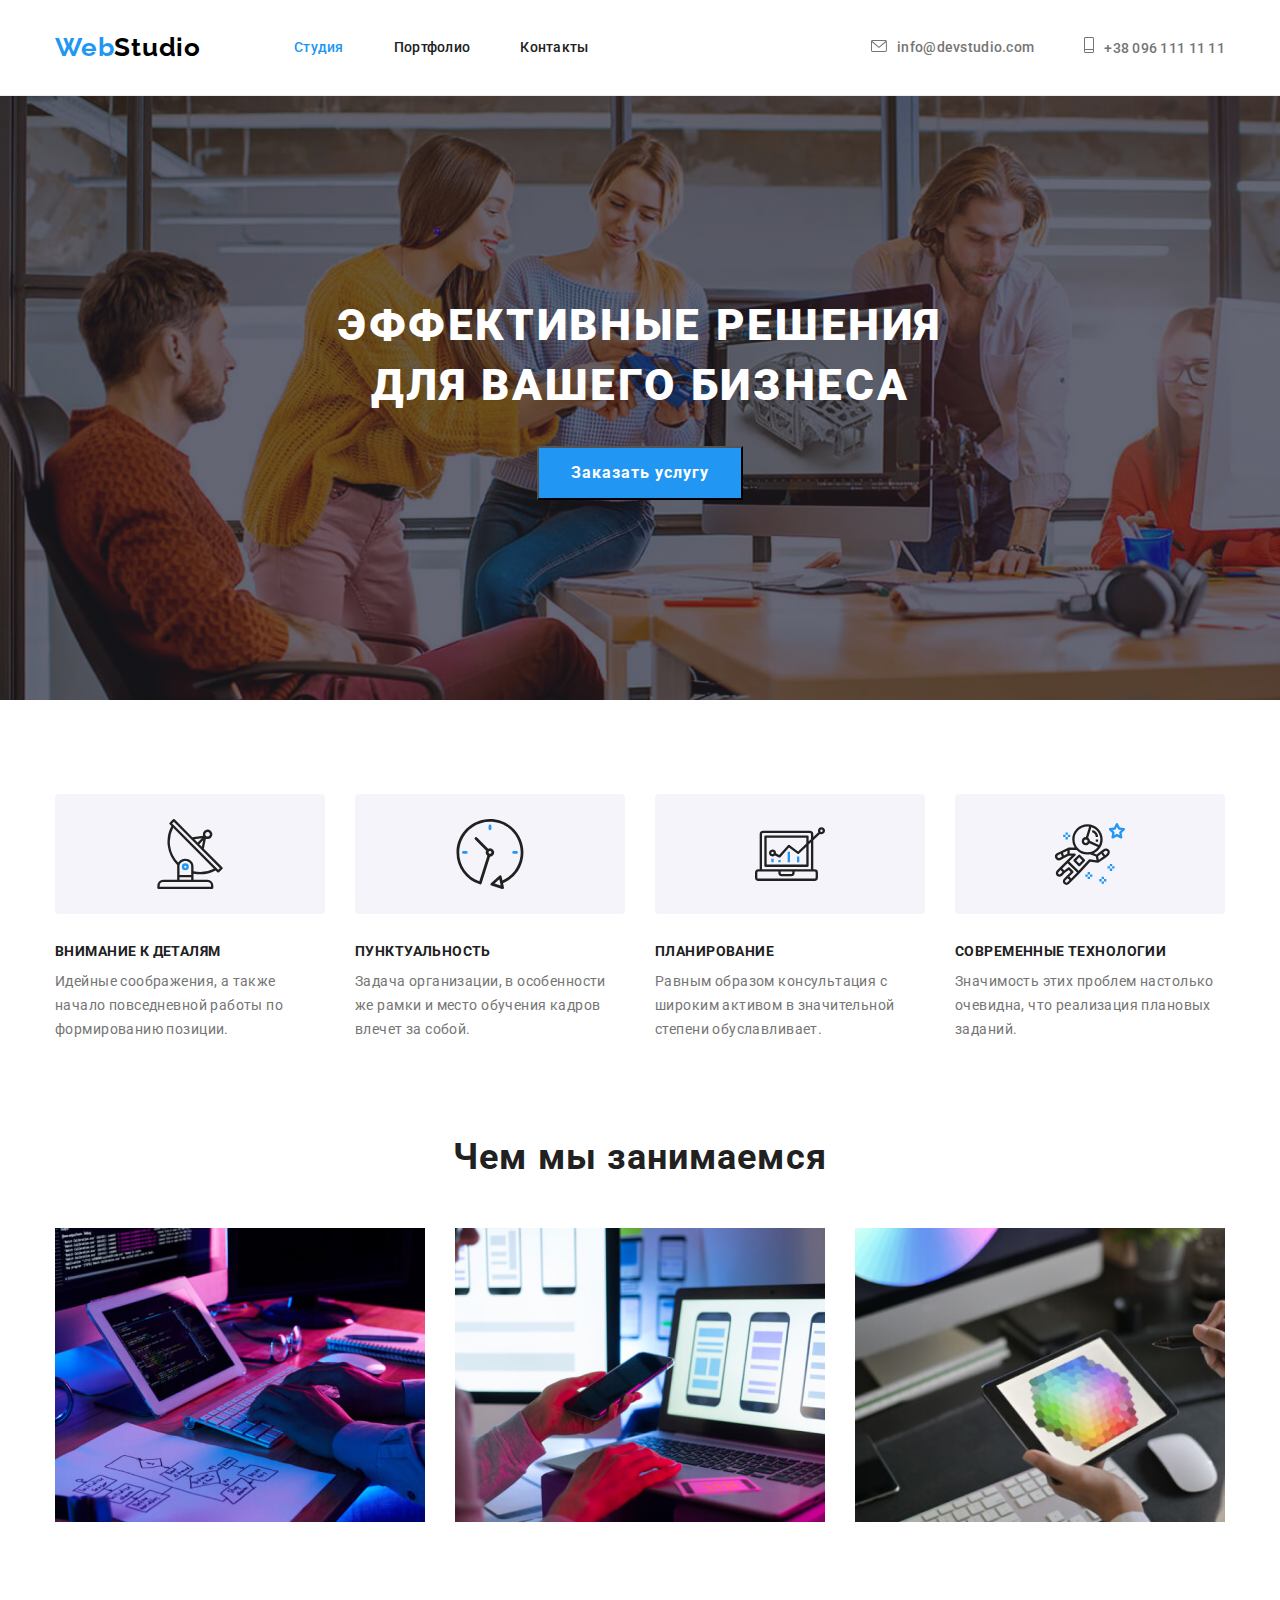
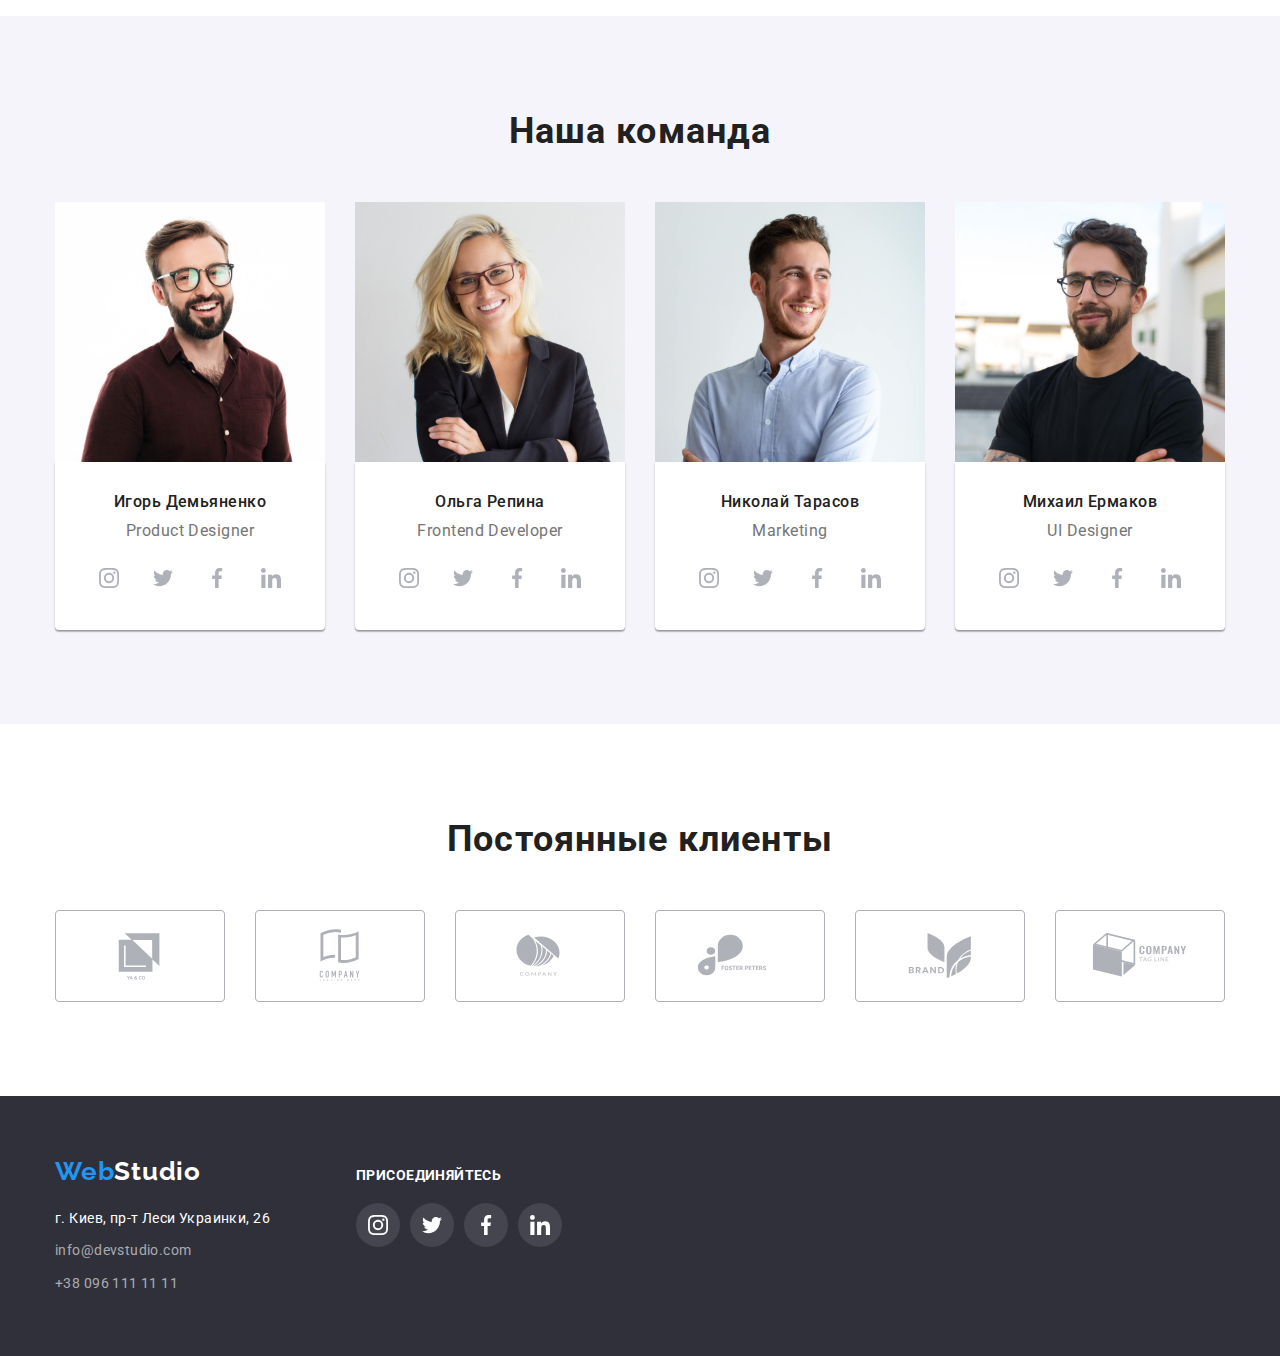
<file: index.html>
<!DOCTYPE html>
<html lang="ru">

<head>
    <meta charset="UTF-8">
    <meta http-equiv="X-UA-Compatible" content="IE=edge">
    <meta name="viewport" content="width=device-width, initial-scale=1.0">
    <title>goit-markup-hw-03</title>
    <link rel="preconnect" href="https://fonts.googleapis.com">
    <link rel="preconnect" href="https://fonts.gstatic.com" crossorigin>
    <link 
        href="https://fonts.googleapis.com/css2?family=Raleway:wght@700&family=Roboto:wght@400;500;700;900&display=swap"
        rel="stylesheet"/>
    <link rel="stylesheet" href="https://cdn.jsdelivr.net/npm/modern-normalize@1.1.0/modern-normalize.min.css">
    <link rel="stylesheet" href="./css/styles.css"/>
</head>

<body class="body">
    <!--Header-->
    <header class="page-header page-header-container">
        <div class="container header-container">
            <a class="logotype link" href="logo" lang="en">Web<span class="second-part-logo">Studio</span></a>
            <nav class="page-navigation">
                <ul class="menu list">
                    <li class="menu-item">
                        <a class="menu-link link menu-studia-header active-studia" href="./index.html">Студия</a>
                    </li>
                    <li class="menu-item">
                        <a class="menu-link link" href="./portfolio.html">Портфолио</a>
                    </li>
                    <li class="menu-item">
                        <a class="menu-link link" href="">Контакты</a>
                    </li>
                </ul>
            </nav>
            <ul class="list contacts-list">
                <li class="contacts-list-mail-phone">
                    <a class="contact-mail link" href="mailto:info@devstudio.com">
                        <svg class="envelope" widht="16" height="12">
                            <use href="./images/icons.svg#icon-envelope"></use>
                        </svg>info@devstudio.com
                    </a>
                </li>
                <li class="contacts-list-mail-phone">
                    <a class="contact-phone-number link" href="tel:+380961111111">
                        <svg class="smartphone" widht="10" height="16">
                            <use href="./images/icons.svg#icon-smartphone"></use>
                        </svg>+38 096 111 11 11
                    </a>
                </li>
            </ul>
        </div>
    </header>

    <!--HERO-->
    <main>
        <!--Top_box-->
        <section class="hero">
            <h1 class="main-title">Эффективные решения для вашего бизнеса</h1>
            <button class="modal-buttom" type="button">Заказать услугу</button>
        </section>

        <!--Characteristic-->
        <section class="characteristic-section section">
            <div class="container">
                <h2 class="invisible-header">Особeнности</h2>
                <ul class="list characteristic-list">
                    <li class="list-characteristics-columns">
                        <div class="image">
                            <a href="#" class="characteristic-list-image">
                                <svg class="characteristic-list-icon" width="70" height="70">
                                    <use href="./images/icons.svg#icon-antenna"></use>
                                </svg>
                            </a> 
                        </div>    
                        <h3 class="inform-title-qualities subtitle">Внимание к деталям</h3>
                        <p class="description">Идейные соображения, а также начало повседневной работы по формированию позиции.</p>
                    </li>
                    <li class="list-characteristics-columns">
                        <div class="image">
                            <a href="#" class="characteristic-list-image">
                                <svg class="characteristic-list-icon" width="70" height="70">
                                    <use href="./images/icons.svg#icon-clock"></use>
                                </svg>
                            </a>
                        </div>    
                        <h3 class="inform-title-qualities subtitle">Пунктуальность</h3>
                        <p class="description">Задача организации, в особенности же рамки и место обучения кадров влечет за собой.</p>
                    </li>
                    <li class="list-characteristics-columns">
                        <div class="image"> 
                            <a href="#" class="characteristic-list-image">
                                <svg class="characteristic-list-icon" width="70" height="70">
                                    <use href="./images/icons.svg#icon-diagram"></use>
                                </svg>
                            </a>
                        </div>    
                        <h3 class="inform-title-qualities subtitle">Планирование</h3>
                        <p class="description">Равным образом консультация с широким активом в значительной степени обуславливает.</p>
                    </li>
                    <li class="list-characteristics-columns">
                        <div class="image">  
                            <a href="#" class="characteristic-list-image">
                                <svg class="characteristic-list-icon" width="70" height="70">
                                    <use href="./images/icons.svg#icon-astronaut"></use>
                                </svg>
                            </a>
                        </div>    
                        <h3 class="inform-title-qualities subtitle">Современные технологии</h3>
                        <p class="description">Значимость этих проблем настолько очевидна, что реализация плановых заданий.</p>
                    </li> 
                </ul>
            </div>
        </section>
        <!--We_do-->
        <section class="section-we-do">
            <div class="container">
                <h2 class="what-we-do">Чем мы занимаемся</h2>
                <ul class="list list-we-do">
                    <li class="what-we-do-cards">
                        <img src="./images/we_do1.jpg" alt="typing_on_the_keyboard" width="370" height="294">
                    </li>
                    <li class="what-we-do-cards">
                        <img src="./images/we_do2.jpg" alt="works_with_phone_and_laptop" width="370" height="294">
                    </li>
                    <li class="what-we-do-cards">
                        <img src="./images/we_do3.jpg" alt="works_on_a_tablet" width="370" height="294">
                    </li>
                </ul>
            </div>
        </section>
        <!--Team-->
        <section class="section-team">
            <div class="container">
                <h2 class="our-team">Наша команда</h2>
                <ul class="list list-our-team">
                    <li class="our-team-cards">
                        <img src="./images/team1.jpg" alt="igor_demyanenko_smiles" width="270" height="260">
                        <div class="our-team-info-block">
                            <h3 class="inform-title subtitle">Игорь Демьяненко</h3>
                            <p lang="en" class="description-team">Product Designer</p>
                            <ul class="social-list list">
                                <li class="social-link">
                                    <a href="#" class="social-list-link">
                                        <svg class="social-list-icon" width="20" height="20">
                                            <use href="./images/icons.svg#icon-instagram"></use>
                                        </svg>
                                    </a>
                                </li>
                                <li class="social-link">
                                    <a href="#" class="social-list-link">
                                        <svg class="social-list-icon" width="20" height="20">
                                            <use href="./images/icons.svg#icon-twitter"></use>
                                        </svg>
                                    </a>
                                </li>
                                <li class="social-link">
                                    <a href="#" class="social-list-link">
                                        <svg class="social-list-icon" width="20" height="20">
                                            <use href="./images/icons.svg#icon-facebook"></use>
                                        </svg>
                                    </a>
                                </li>
                                <li class="social-link">
                                    <a href="#" class="social-list-link">
                                        <svg class="social-list-icon" width="20" height="20">
                                            <use href="./images/icons.svg#icon-linkedin"></use>
                                        </svg>
                                    </a>
                                </li>
                            </ul>
                        </div>
                    </li>
                    <li class="our-team-cards">
                        <img src="./images/team2.jpg" alt="olga_repina_smiles" width="270" height="260">
                        <div class="our-team-info-block">
                            <h3 class="inform-title subtitle">Ольга Репина</h3>
                            <p lang="en" class="description-team">Frontend Developer</p>
                                <ul class="social-list list">
                                    <li class="social-link">
                                        <a href="#" class="social-list-link">
                                            <svg class="social-list-icon" width="20" height="20">
                                                <use href="./images/icons.svg#icon-instagram"></use>
                                            </svg>
                                        </a>
                                    </li>
                                    <li class="social-link">
                                        <a href="#" class="social-list-link">
                                            <svg class="social-list-icon" width="20" height="20">
                                                <use href="./images/icons.svg#icon-twitter"></use>
                                            </svg>
                                        </a>
                                    </li>
                                    <li class="social-link">
                                        <a href="#" class="social-list-link">
                                            <svg class="social-list-icon" width="20" height="20">
                                                <use href="./images/icons.svg#icon-facebook"></use>
                                            </svg>
                                        </a>
                                    </li>
                                    <li class="social-link">
                                        <a href="#" class="social-list-link">
                                            <svg class="social-list-icon" width="20" height="20">
                                                <use href="./images/icons.svg#icon-linkedin"></use>
                                            </svg>
                                        </a>
                                    </li>
                                </ul>
                        </div>
                    </li>
                    <li class="our-team-cards">
                        <img src="./images/team3.jpg" alt="nicolay_tarasov_smiles" width="270" height="260">
                        <div class="our-team-info-block">
                            <h3 class="inform-title subtitle">Николай Тарасов</h3>
                            <p lang="en" class="description-team">Marketing</p>
                                <ul class="social-list list">
                                    <li class="social-link">
                                        <a href="#" class="social-list-link">
                                            <svg class="social-list-icon" width="20" height="20">
                                                <use href="./images/icons.svg#icon-instagram"></use>
                                            </svg>
                                        </a>
                                    </li>
                                    <li class="social-link">
                                        <a href="#" class="social-list-link">
                                            <svg class="social-list-icon" width="20" height="20">
                                                <use href="./images/icons.svg#icon-twitter"></use>
                                            </svg>
                                        </a>
                                    </li>
                                    <li class="social-link">
                                        <a href="#" class="social-list-link">
                                            <svg class="social-list-icon" width="20" height="20">
                                                <use href="./images/icons.svg#icon-facebook"></use>
                                            </svg>
                                        </a>
                                    </li>
                                    <li class="social-link">
                                        <a href="#" class="social-list-link">
                                            <svg class="social-list-icon" width="20" height="20">
                                                <use href="./images/icons.svg#icon-linkedin"></use>
                                            </svg>
                                        </a>
                                    </li>
                                </ul>
                        </div>
                    </li>
                    <li class="our-team-cards">
                        <img src="./images/team4.jpg" alt="mikhail_ermakov_smiles" width="270" height="260">
                        <div class="our-team-info-block">
                            <h3 class="inform-title subtitle">Михаил Ермаков</h3>
                            <p lang="en" class="description-team">UI Designer</p>
                                <ul class="social-list list">
                                    <li class="social-link">
                                        <a href="#" class="social-list-link">
                                            <svg class="social-list-icon" width="20" height="20">
                                                <use href="./images/icons.svg#icon-instagram"></use>
                                            </svg>
                                        </a>
                                    </li>
                                    <li class="social-link">
                                        <a href="#" class="social-list-link">
                                            <svg class="social-list-icon" width="20" height="20">
                                                <use href="./images/icons.svg#icon-twitter"></use>
                                            </svg>
                                        </a>
                                    </li>
                                    <li class="social-link">
                                        <a href="#" class="social-list-link">
                                            <svg class="social-list-icon" width="20" height="20">
                                                <use href="./images/icons.svg#icon-facebook"></use>
                                            </svg>
                                        </a>
                                    </li>
                                    <li class="social-link">
                                        <a href="#" class="social-list-link">
                                            <svg class="social-list-icon" width="20" height="20">
                                                <use href="./images/icons.svg#icon-linkedin"></use>
                                            </svg>
                                        </a>
                                    </li>
                                </ul>
                        </div>
                    </li>
                    
                </ul>
            </div>
        </section>   
        <!--Clients-->
        <section class="characteristic-section section">
            <div class="container">
                <h2 class="our-clients">Постоянные клиенты</h2>
                <ul class="client-list list">
                    <li class="client-link-item">
                        <a href="#" class="client-list-item">
                            <svg class="svg-active" width="106" height="60">
                                <use href="./images/icons.svg#icon-client1"></use>
                            </svg>
                        </a>
                    </li>
                    <li class="client-link-item">
                        <a href="#" class="client-list-item">
                            <svg class="svg-active" width="106" height="60">
                                <use href="./images/icons.svg#icon-client2"></use>
                            </svg>
                        </a>
                    </li>
                    <li class="client-link-item">
                        <a href="#" class="client-list-item">
                            <svg class="svg-active" width="106" height="60">
                                <use href="./images/icons.svg#icon-client3"></use>
                            </svg>
                        </a>
                    </li>
                    <li class="client-link-item">
                        <a href="#" class="client-list-item">
                            <svg class="svg-active" width="106" height="60">
                                <use href="./images/icons.svg#icon-client4"></use>
                            </svg>
                        </a>
                    </li>
                    <li class="client-link-item">
                        <a href="#" class="client-list-item">
                            <svg class="svg-active" width="106" height="60">
                                <use href="./images/icons.svg#icon-client5"></use>
                            </svg>
                        </a>
                    </li>
                    <li class="client-link-item">
                        <a href="#" class="client-list-item">
                            <svg class="svg-active" width="106" height="60">
                                <use href="./images/icons.svg#icon-client6"></use>
                            </svg>
                        </a>
                    </li>
                </ul>
            </div>
        </section>
    </main>

    <!--Footer-->
    <footer class="footer">
        <div class="container footer-parts">
            <div class="container-footer-parts">
                <a class="logotype link" href="logo" lang="en">Web<span class="second-part-logo-footer">Studio</span></a>
                <address class="adress-footer">
                    <ul class="list">
                        <li class="footer-adress-list">
                            <a class="company-adress-link link" href="https://goo.gl/maps/UaDpQJsmYQLNW6bbA" target="_blank" rel="noopener noreferrer">г. Киев, пр-т Леси Украинки, 26</a>
                        </li>
                        <li class="footer-adress-list">
                            <a class="footer-mail-link link" href="mailto:info@devstudio.com">info@devstudio.com</a>
                        </li>
                        <li class="footer-adress-list">
                            <a class="footer-phone-link link" href="tel:+380961111111">+38 096 111 11 11</a>
                        </li>
                    </ul>
                </address>
            </div> 
            <div class="container-footer">
                <p class="title-footer">Присоединяйтесь</p>
                <ul class="social-list-footer list">
                    <li class="social-link-footer">
                        <a href="#" class="social-list-link-footer">
                            <svg class="social-list-icon-footer" width="20" height="20">
                                <use href="./images/icons.svg#icon-instagram"></use>
                            </svg>
                        </a>
                    </li>
                    <li class="social-link-footer">
                        <a href="#" class="social-list-link-footer">
                            <svg class="social-list-icon-footer" width="20" height="20">
                                <use href="./images/icons.svg#icon-twitter"></use>
                            </svg>
                        </a>
                    </li>
                    <li class="social-link-footer">
                        <a href="#" class="social-list-link-footer">
                            <svg class="social-list-icon-footer" width="20" height="20">
                                <use href="./images/icons.svg#icon-facebook"></use>
                            </svg>
                        </a>
                    </li>
                    <li class="social-link-footer">
                        <a href="#" class="social-list-link-footer">
                            <svg class="social-list-icon-footer" width="20" height="20">
                                <use href="./images/icons.svg#icon-linkedin"></use>
                            </svg>
                        </a>
                    </li>
                </ul>
            </div>
        </div>
    </footer>
</body>

</html>
</file>
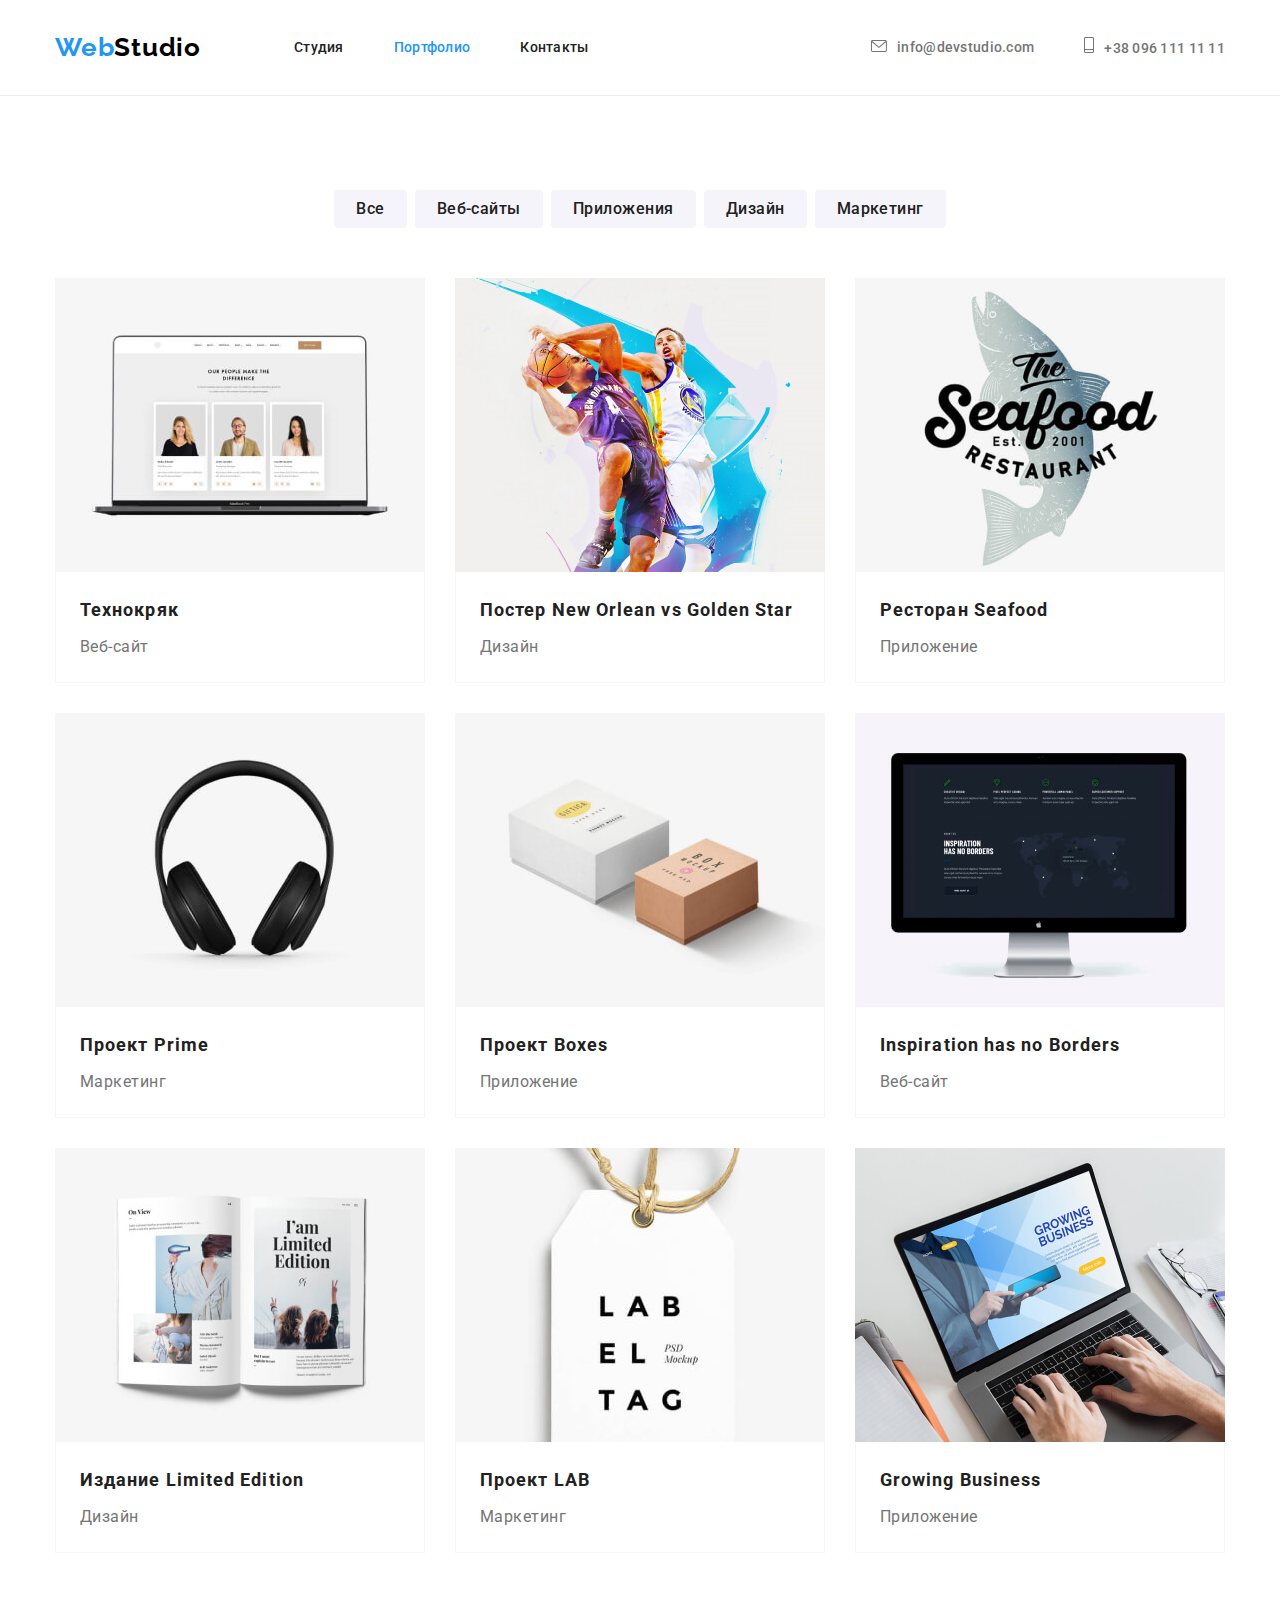
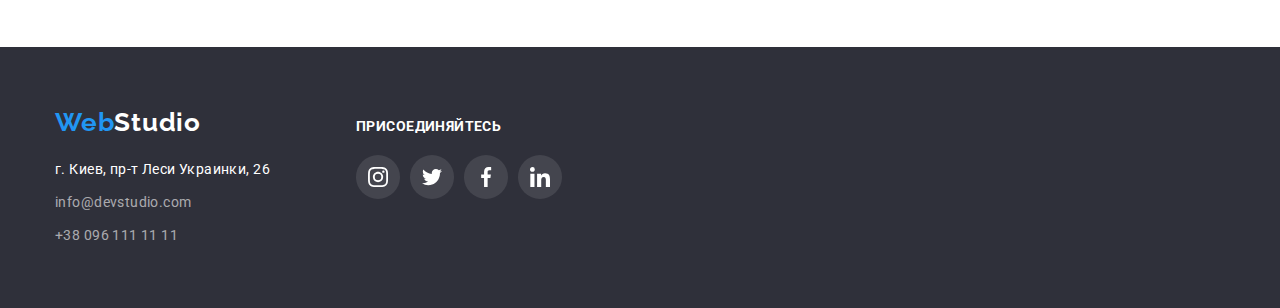
<file: portfolio.html>
<!DOCTYPE html>
<html lang="ru">

<head>
    <meta charset="UTF-8">
    <meta http-equiv="X-UA-Compatible" content="IE=edge">
    <meta name="viewport" content="width=device-width, initial-scale=1.0">
    <title>goit-portfolio</title>
    <link rel="preconnect" href="https://fonts.googleapis.com">
    <link rel="preconnect" href="https://fonts.gstatic.com" crossorigin>
    <link 
        href="https://fonts.googleapis.com/css2?family=Raleway:wght@700&family=Roboto:wght@400;500;700;900&display=swap" 
        rel="stylesheet"
    />
    <link rel="stylesheet" href="https://cdn.jsdelivr.net/npm/modern-normalize@1.1.0/modern-normalize.min.css">
    <link rel="stylesheet" href="./css/styles.css"/>
</head>

<body>
    <!--Header-->
    <header class="page-header page-header-container">
        <div class="container header-container">
            <a class="logotype link" href="logo" lang="en">Web<span class="second-part-logo">Studio</span></a>
            <nav class="page-navigation">
                <ul class="menu list">
                    <li class="menu-item">
                        <a class="menu-link link menu-studia-header" href="./index.html">Студия</a>
                    </li>
                    <li class="menu-item">
                        <a class="menu-link link active-portfolio" href="./portfolio.html">Портфолио</a>
                    </li>
                    <li class="menu-item">
                        <a class="menu-link link" href="">Контакты</a>
                    </li>
                </ul>
            </nav>
            <ul class="list contacts-list">
                <li class="contacts-list-mail-phone">
                    <a class="contact-mail link" href="mailto:info@devstudio.com">
                        <svg class="envelope" widht="16" height="12">
                            <use href="./images/icons.svg#icon-envelope"></use>
                        </svg>info@devstudio.com
                    </a>
                </li>
                <li class="contacts-list-mail-phone">
                    <a class="contact-phone-number link" href="tel:+380961111111">
                        <svg class="smartphone" widht="10" height="16">
                            <use href="./images/icons.svg#icon-smartphone"></use>
                        </svg>+38 096 111 11 11
                    </a>
                </li>
            </ul>
        </div>
    </header>

    <!--Main_content-->
    <main>

        <!--Top_box-buttons-->
        <section class="section">
            <div class="container">
                <h2 class="invisible-header">Клавиши быстрого перехода</h2>
                <ul class="part-buttons">
                    <li class="list">
                        <button type="button" class="portfolio-buttons">Все</button>
                    </li>
                    <li class="list">
                        <button type="button" class="portfolio-buttons">Веб-сайты</button>
                    </li>
                    <li class="list">
                        <button type="button" class="portfolio-buttons">Приложения</button> 
                    </li>
                    <li class="list">
                        <button type="button" class="portfolio-buttons">Дизайн</button>
                    </li>
                    <li class="list">
                        <button type="button" class="portfolio-buttons">Маркетинг</button>
                    </li>
                </ul>
        <!--Exaples_projects-->
                <h2 class="invisible-header">Чем мы занимаемся</h2>
                <ul class="list list-what-we-do-portfolio">
                    <li class="what-we-do-portfolio-list">
                        <img src="./images-portfolio/img1.jpg" alt="website-on-laptop" width="370" height="294">
                        <div class="projects-info-block">
                            <h3 class="inform-title-portfolio">Технокряк</h3>
                            <p class="description-portfolio">Веб-сайт</p>
                        </div>
                    </li>   
                    <li class="what-we-do-portfolio-list">
                        <img src="./images-portfolio/img2.jpg" alt="poster" width="370" height="294">
                        <div class="projects-info-block">
                            <h3 class="inform-title-portfolio">Постер <span lang="en">New Orlean vs Golden Star</span></h3>
                            <p class="description-portfolio">Дизайн</p>
                        </div>
                    </li>
                    <li class="what-we-do-portfolio-list">
                        <img src="./images-portfolio/img3.jpg" alt="restaurant-logo" width="370" height="294">
                        <div class="projects-info-block">
                            <h3 class="inform-title-portfolio">Ресторан <span lang="en">Seafood</span></h3>
                            <p class="description-portfolio">Приложение</p>
                        </div>
                    </li>
                    <li class="what-we-do-portfolio-list">
                        <img src="./images-portfolio/img4.jpg" alt="photo-headphones" width="370" height="294">
                        <div class="projects-info-block">
                            <h3 class="inform-title-portfolio">Проект <span lang="en">Prime</span></h3>
                            <p class="description-portfolio">Маркетинг</p>
                        </div>
                    </li>
                    <li class="what-we-do-portfolio-list">
                        <img src="./images-portfolio/img5.jpg" alt="boxes" width="370" height="294">
                        <div class="projects-info-block">
                            <h3 class="inform-title-portfolio">Проект <span lang="en">Boxes</span></h3>
                            <p class="description-portfolio">Приложение</p>
                        </div>
                    </li>
                    <li class="what-we-do-portfolio-list">
                        <img src="./images-portfolio/img6.jpg" alt="website-on-computer" width="370" height="294">
                        <div class="projects-info-block">
                            <h3 class="inform-title-portfolio" lang="en">Inspiration has no Borders</h3>
                            <p class="description-portfolio">Веб-сайт</p>
                        </div>
                    </li>
                    <li class="what-we-do-portfolio-list">
                        <img src="./images-portfolio/img7.jpg" alt="book" width="370" height="294">
                        <div class="projects-info-block">
                            <h3 class="inform-title-portfolio">Издание <span lang="en">Limited Edition</span></h3>
                            <p class="description-portfolio">Дизайн</p>
                        </div>
                    </li>
                    <li class="what-we-do-portfolio-list">
                        <img src="./images-portfolio/img8.jpg" alt="tag" width="370" height="294">
                        <div class="projects-info-block">
                            <h3 class="inform-title-portfolio">Проект <span lang="en">LAB</span></h3>
                            <p class="description-portfolio">Маркетинг</p>
                        </div>
                    </li>
                    <li class="what-we-do-portfolio-list">
                        <img src="./images-portfolio/img9.jpg" alt="work-on-laptop" width="370" height="294">
                        <div class="projects-info-block">
                            <h3 class="inform-title-portfolio" lang="en">Growing Business</h3>
                            <p class="description-portfolio">Приложение</p>
                        </div>
                    </li>
                </ul>
            </div>
        </section>     
    </main>

    <!--Footer-->
    <footer class="footer">
        <div class="container footer-parts">
            <div class="container-footer-parts">
                <a class="logotype link" href="logo" lang="en">Web<span class="second-part-logo-footer">Studio</span></a>
                <address class="adress-footer">
                    <ul class="list">
                        <li class="footer-adress-list">
                            <a class="company-adress-link link" href="https://goo.gl/maps/UaDpQJsmYQLNW6bbA" target="_blank"
                                rel="noopener noreferrer">г. Киев, пр-т Леси Украинки, 26</a>
                        </li>
                        <li class="footer-adress-list">
                            <a class="footer-mail-link link" href="mailto:info@devstudio.com">info@devstudio.com</a>
                        </li>
                        <li class="footer-adress-list">
                            <a class="footer-phone-link link" href="tel:+380961111111">+38 096 111 11 11</a>
                        </li>
                    </ul>
                </address>
            </div>
            <div class="container-footer">
                <p class="title-footer">Присоединяйтесь</p>
                <ul class="social-list-footer list">
                    <li class="social-link-footer">
                        <a href="#" class="social-list-link-footer">
                            <svg class="social-list-icon-footer" width="20" height="20">
                                <use href="./images/icons.svg#icon-instagram"></use>
                            </svg>
                        </a>
                    </li>
                    <li class="social-link-footer">
                        <a href="#" class="social-list-link-footer">
                            <svg class="social-list-icon-footer" width="20" height="20">
                                <use href="./images/icons.svg#icon-twitter"></use>
                            </svg>
                        </a>
                    </li>
                    <li class="social-link-footer">
                        <a href="#" class="social-list-link-footer">
                            <svg class="social-list-icon-footer" width="20" height="20">
                                <use href="./images/icons.svg#icon-facebook"></use>
                            </svg>
                        </a>
                    </li>
                    <li class="social-link-footer">
                        <a href="#" class="social-list-link-footer">
                            <svg class="social-list-icon-footer" width="20" height="20">
                                <use href="./images/icons.svg#icon-linkedin"></use>
                            </svg>
                        </a>
                    </li>
                </ul>
            </div>
        </div>
    </footer>
</body>

</html>
</file>
<file: css/styles.css>
h1,
h2,
h3,
h4,
p {
    margin-top: 0;
    margin-bottom: 0;
}

ul,
ol {
    margin-top: 0;
    margin-bottom: 0;
    padding-left: 0;
}

img {
    display: block;
}

button {
    cursor: pointer;
}

address {
    font-size: normal;
}

.section {
    padding-top: 94px;
    padding-bottom: 94px;
}

.subtitle {
    margin-bottom: 10px;
}

.invisible-header {
    position: absolute;
    width: 1px;
    height: 1px;
    margin: -1px;
    border: 0;
    padding: 0;
    white-space: nowrap;
    clip-path: inset(100%);
    clip: rect(0 0 0 0);
    overflow: hidden;
}

.our-team-info-block {
    padding-top: 30px;
    text-align: center;
    padding-bottom: 30px;
    background-color: #FFFFFF;
    border-radius: 0px 0px 4px 4px;
    box-shadow: 0px 1px 3px rgba(0, 0, 0, 0.12), 0px 1px 1px rgba(0, 0, 0, 0.14), 0px 2px 1px rgba(0, 0, 0, 0.2);
}

.characteristic-list {
    display: flex;
    column-gap: 30px;
}

.list-we-do {
    display: flex;
    flex-wrap: wrap;
    column-gap: 30px;
    margin-top: 50px;
    list-style: none;
    margin: 0;
    padding-left: 0;
}

.list-our-team {
    display: flex;
    flex-wrap: wrap;
    column-gap: 30px;
    margin-top: 50px;
    list-style: none;
    margin: 0;
    padding-left: 0;
}

.list-what-we-do-portfolio {
    display: flex;
    flex-wrap: wrap;
    gap: 30px;
    margin-top: 50px;
    list-style: none;
    margin: 0;
    padding-left: 0;
}

.projects-info-block {
    padding-top: 20px;
    text-align: left;
    padding-left: 24px;
    padding-right: 24px;
    padding-bottom: 20px;
    border: 1px solid #F6F6F6;
    border-top: none;
}

.what-we-do-portfolio-list:hover,
.what-we-do-portfolio-list:focus {
    border-bottom: 1px solid #EEEEEE;
    box-shadow: 0px 1px 1px rgba(0, 0, 0, 0.12), 0px 4px 4px rgba(0, 0, 0, 0.06), 1px 4px 6px rgba(0, 0, 0, 0.16);
}

.what-we-do-cards {
    flex-basis: calc((100% - 60px) / 3);
}

.our-team-cards {
    flex-basis: calc((100% - 90px) / 4);
}


.what-we-do-portfolio-list {
    flex-basis: ((100% - 60px) / 3);
}

.what-we-do {
    margin-bottom: 50px;
}

.container {
    width: 1200px;
    margin-left: auto;
    margin-right: auto;
    padding-left: 15px;
    padding-right: 15px;
}

.page-header-container {
    max-width: 1600px;
    margin: 0 auto;
    padding-top: 32px;
    padding-bottom: 32px;
    border-bottom: 1px solid #ECECEC;
}

.header-container {
    display: flex;
    align-items: center;
}

.footer-adress-list:not(:last-child) {
    margin-bottom: 9px;
}

.menu-item:not(:last-child) {
    margin-right: 50px;
}

.page-navigation {
    margin-left: 93px;
}

.menu,
.contacts-list {
    display: flex;
    align-items: center;
    margin-left: auto;
}

.list {
    list-style: none;
}

.link {
    text-decoration: none;
}

.list {
    list-style: none;
}

.link {
    text-decoration: none;
}

body {
    font-family: 'Roboto', sans-serif;
}

/* ========= COMPONENTS  ========= */
.modal-buttom {
    padding-top: 10px;
    padding-bottom: 10px;
    padding-left: 32px;
    padding-right: 32px;
    font-weight: 700;
    font-size: 16px;
    line-height: 1.88;
    letter-spacing: 0.06em;
    cursor: pointer;
    font-family: inherit;
    background-color: #2196F3;
    color: #FFFFFF;
    display: block;
    margin: 0 auto;
}

.modal-buttom:hover,
.modal-buttom:focus {
    background-color: #188CE8;
}

.inform-title-qualities {
    font-weight: 700;
    font-size: 14px;
    line-height: 1.14;
    letter-spacing: 0.03em;
    text-transform: uppercase;
    color: #212121;
}

.inform-title {
    font-weight: 500;
    font-size: 16px;
    line-height: 19px;
    letter-spacing: 0.03em;
    color: #212121;
    margin-bottom: 10px;
}

.inform-title-portfolio {
    font-weight: 700;
    font-size: 18px;
    line-height: 2;
    letter-spacing: 0.06em;
    color: #212121;
    margin-bottom: 4px;
}

.description {
    font-size: 14px;
    line-height: 1.71;
    letter-spacing: 0.03em;
    color: #757575;
}

.section-we-do {
    padding-bottom: 94px;
}

.section-team {
    max-width: 1600px;
    padding-top: 94px;
    padding-bottom: 94px;
    background-color: #F5F4FA;
    margin: 0 auto;
}

.list-characteristics-columns {
    width: 270px;
}

.description-portfolio {
    line-height: 1.88;
    letter-spacing: 0.03em;
    color: #757575;
}

.description-team {
    line-height: 1.19;
    letter-spacing: 0.03em;
    color: #757575;
    margin-bottom: 16px;
}

.logotype {
    font-family: 'Raleway';
    font-weight: 700;
    font-size: 26px;
    line-height: 31px;
    letter-spacing: 0.03em;
    color: #2196F3;
}

/* ========= /COMPONENTS ========= */


/* ========== HEADER =========== */

.phone-vector,
.mail-vector {
    left: 65.75%;
    right: 33.25%;
    top: 1.81%;
    bottom: 97.55%;
    color: #757575;
    margin-right: 10px;
    margin-top: 34px;
    margin-bottom: 34px;
}

.second-part-logo {
    font-family: 'Raleway';
    font-weight: 700;
    font-size: 26px;
    line-height: 1.19;
    letter-spacing: 0.03em;
    color: #000000;
}

.menu-link {
    font-weight: 500;
    font-size: 14px;
    line-height: 1.14;
    letter-spacing: 0.02em;
    color: #212121;
}

.menu-link:hover,
.menu-link:focus {
    color: #2196F3;
}

.contact-mail,
.contact-phone-number {
    font-weight: 500;
    font-size: 14px;
    line-height: 1.14;
    letter-spacing: 0.02em;
    color: #757575;
}


.contacts-list-mail-phone:not(:last-child) {
    margin-right: 50px;
}

.contact-mail:hover,
.contact-mail:focus,
.contact-phone-number:hover,
.contact-phone-number:focus {
    color: #2196F3;
}

.active-portfolio,
.active-studia {
    color: #2196F3;
}

.part-buttons {
    display: flex;
    justify-content: center;
    column-gap: 8px;
    margin-top: 94px;
    list-style: none;
    margin: 0;
    padding-left: 0;
    border: none;
    margin-bottom: 50px;
}

.smartphone {
    width: 10px;
    height: 16px;
    margin-right: 10px;
}

.smartphone, .smartphone:hover, .smartphone:focus {
    fill: currentColor;
}

.envelope {
    width: 16px;
    margin-right: 10px;
    height: 12px;
}

.envelope, .envelope:hover, .envelope:focus {
    fill: currentColor
}

/* ========== /HEADER =========== */

/* =========== HERO ============ */

.portfolio-buttons {
    font-weight: 500;
    font-size: 16px;
    line-height: 1.63;
    text-align: center;
    letter-spacing: 0.03em;
    font-family: inherit;
    color: #212121;
    background-color: #F5F4FA;
    border-radius: 4px;
    border: none;
    padding-top: 6px;
    padding-right: 22px;
    padding-bottom: 6px;
    padding-left: 22px;
}

.portfolio-buttons:hover,
.portfolio-buttons:focus {
    font-weight: 500;
    font-size: 16px;
    line-height: 26px;
    text-align: center;
    letter-spacing: 0.03em;
    background-color: #2196F3;
    box-shadow: 0px 3px 1px rgba(0, 0, 0, 0.1), 0px 1px 2px rgba(0, 0, 0, 0.08), 0px 2px 2px rgba(0, 0, 0, 0.12);
    border-radius: 4px;;
    color: #FFFFFF;
}

.hero {
    max-width: 1600px;
    padding-top: 200px;
    padding-bottom: 200px;
    background: #2F303A;
    align-items: center;
    margin: 0 auto;
    background-image: linear-gradient(rgba(47, 48, 58, 0.4), rgba(47, 48, 58, 0.4)), url("../images/img-hero.jpg");
    background-size: cover;
}

.main-title {
    font-weight: 900;
    font-size: 44px;
    line-height: 1.36;
    text-align: center;
    letter-spacing: 0.06em;
    text-transform: uppercase;
    color: #FFFFFF;
    width: 696px;
    margin: 0 auto;
}

.main-title {
    margin-bottom: 30px;
}

/* ========== /HERO ========== */

/* ==========MAIN============= */

.characteristic-list-image {
    display: flex;
    justify-content: center;
    align-items: center;
    width: 270px;
    height: 120px;
    border-radius: 4px;
    background-color: #F5F4FA;
    margin-bottom: 30px;
}

.what-we-do, 
.our-team,
.our-clients {
    font-weight: 700;
    font-size: 36px;
    line-height: 42px;
    text-align: center;
    letter-spacing: 0.03em;
    color: #212121;
}

.our-clients {
    margin-bottom: 50px;
}

.our-team {
    margin-bottom: 50px;
}

.client-list {
    display: flex;
    justify-content: center;
    gap: 30px;
}

.client-list-item {
    display: flex;
    justify-content: center;
    align-items: center;
    width: 170px;
    height: 92px;
    border: 1px solid #AFB1B8;
    border-radius: 4px;
    fill: #AFB1B8;
}

.client-list-item:hover,
.client-list-item:focus {
    background-color: #FFFFFF;
    fill: #2196F3;
    border: 1px solid #2196F3;
}


/* =========FOOTER========= */
.footer {
    max-width: 1600px;
    padding-top: 60px;
    padding-bottom: 60px;
    background: #2F303A;
    align-items: center;
    margin: 0 auto;
}

.adress-footer {
    margin-top: 20px;
}

.container-footer-parts {
    min-width: 231px;
}

.second-part-logo-footer {
    font-family: 'Raleway';
    font-weight: 700;
    font-size: 26px;
    line-height: 1.19;
    letter-spacing: 0.03em;
    color: #FFFFFF;
}

.company-adress-link {
    font-style: normal;
    font-size: 14px;
    line-height: 1.71;
    letter-spacing: 0.03em;
    color: #FFFFFF;
}

.footer-mail-link,
.footer-phone-link {
    font-style: normal;
    font-size: 14px;
    line-height: 1.71;
    letter-spacing: 0.03em;
    color: rgba(255, 255, 255, 0.6);
}

.social-list {
    display: flex;
    justify-content: center;
    gap: 10px;
}

.social-list-footer {
    display: flex;
    gap: 10px;
}

.social-list-link {
    display: flex;
    justify-content: center;
    align-items: center;
    width: 44px;
    height: 44px;
    border-radius: 50%;
    background-color: #FFFFFF;
}


.social-list-link:hover,
.social-list-link:focus {
    background-color: #2196F3;
}

.social-list-icon {
    fill: #AFB1B8;
}

.social-list-link:hover .social-list-icon,
.social-list-link:focus .social-list-icon {
    fill: #FFFFFF;
}

.social-list-link-footer {
    display: flex;
    justify-content: center;
    align-items: center;
    width: 44px;
    height: 44px;
    border-radius: 50%;
    background-color: rgba(255, 255, 255, 0.1);
}

.social-list-icon-footer {
    fill: #FFFFFF;
}


.social-list-link-footer:hover, 
.social-list-link-footer:focus {
    background-color: #2196F3;
}

.title-footer {
    margin-bottom: 20px;
    display: block;
    font-weight: 700;
    font-size: 14px;
    line-height: 1.14;
    letter-spacing: 0.03em;
    text-transform: uppercase;
    color: #FFFFFF;
}

.footer-parts {
    display: flex;
    align-items: baseline;
}

.container-footer {
    margin-left: 70px;
}
</file>
